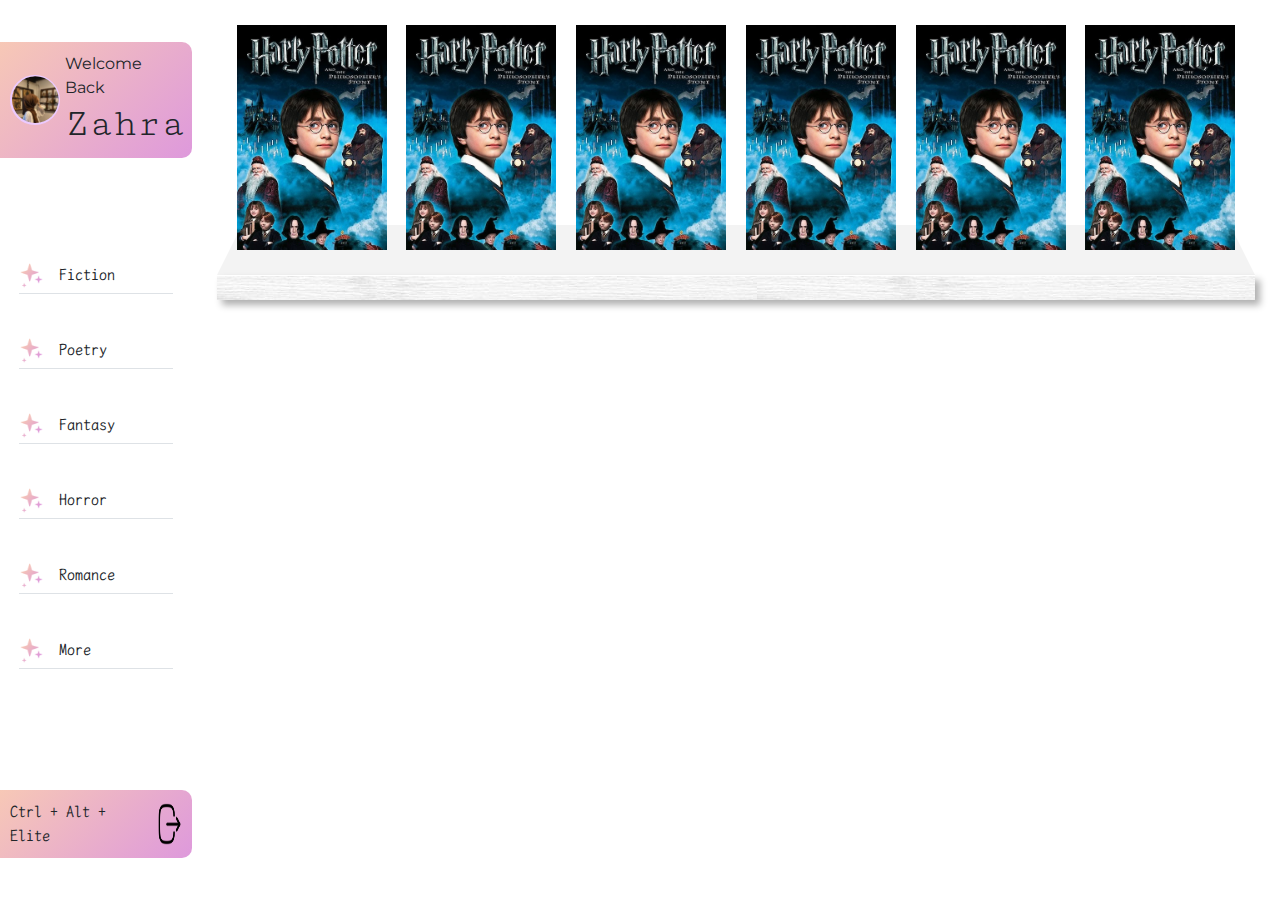
<file: html/index.html>
<!DOCTYPE html>
<html lang="en">
<head>
    <meta charset="UTF-8">
    <meta name="viewport" content="width=device-width, initial-scale=1.0">
    <link rel="stylesheet" href="../css/style.css">
      <!-- Bootstrap -->
      <link href="https://cdn.jsdelivr.net/npm/bootstrap@5.3.3/dist/css/bootstrap.min.css" rel="stylesheet"
      integrity="sha384-QWTKZyjpPEjISv5WaRU9OFeRpok6YctnYmDr5pNlyT2bRjXh0JMhjY6hW+ALEwIH" crossorigin="anonymous">
  <!-- fontawesome -->
  <link rel="stylesheet" href="https://cdnjs.cloudflare.com/ajax/libs/font-awesome/6.5.2/css/all.min.css"
      integrity="sha512-SnH5WK+bZxgPHs44uWIX+LLJAJ9/2PkPKZ5QiAj6Ta86w+fsb2TkcmfRyVX3pBnMFcV7oQPJkl9QevSCWr3W6A=="
      crossorigin="anonymous" referrerpolicy="no-referrer" />
    <title>Document</title>
</head>
<body>
    <div class="container-fluid p-0">
        <div class="side-nav">
            <div class="profile">
                <img src="../images/profile.svg" alt="" class="pf">
                <div class="">
                    <p>Welcome Back</p>
                    <h1>Zahra</h1>
                </div>
            </div>
            <ul>
                <li class="border-bottom border-1">
                    <img src="../images/stars.png" alt="">
                    <span>Fiction</span>
                </li>
                <li class="border-bottom border-1">
                    <img src="../images/stars.png" alt="">
                    <span>Poetry</span>
                </li>
                <li class="border-bottom border-1">
                    <img src="../images/stars.png" alt="">
                    <span>Fantasy</span>
                </li>
                <li class="border-bottom border-1">
                    <img src="../images/stars.png" alt="">
                    <span>Horror</span>
                </li>
                <li class="border-bottom border-1">
                    <img src="../images/stars.png" alt="">
                    <span>Romance</span>
                </li>
                <li class="border-bottom border-1">
                    <img src="../images/stars.png" alt="">
                    <span>More</span>
                </li>
            </ul>
            <div class="infos">
                <span>Ctrl + Alt + Elite </span>
                <img src="../images/logout.png" alt="" class="logout">
            </div>
        </div>

<div class="book-shelf">
<div class="books">
    <img src="../images/bookDetails.jpg" alt="" class="book1">
    <img src="../images/bookDetails.jpg" alt="" class="book1">
    <img src="../images/bookDetails.jpg" alt="" class="book1">
    <img src="../images/bookDetails.jpg" alt="" class="book1">
    <img src="../images/bookDetails.jpg" alt="" class="book1">
    <img src="../images/bookDetails.jpg" alt="" class="book1">
</div>
    <div class="shelves">
        <div class="shelf-0"></div>
        <div class="shelf-1"></div>
    </div>
</div>

    </div>
</body>
</html>
</file>
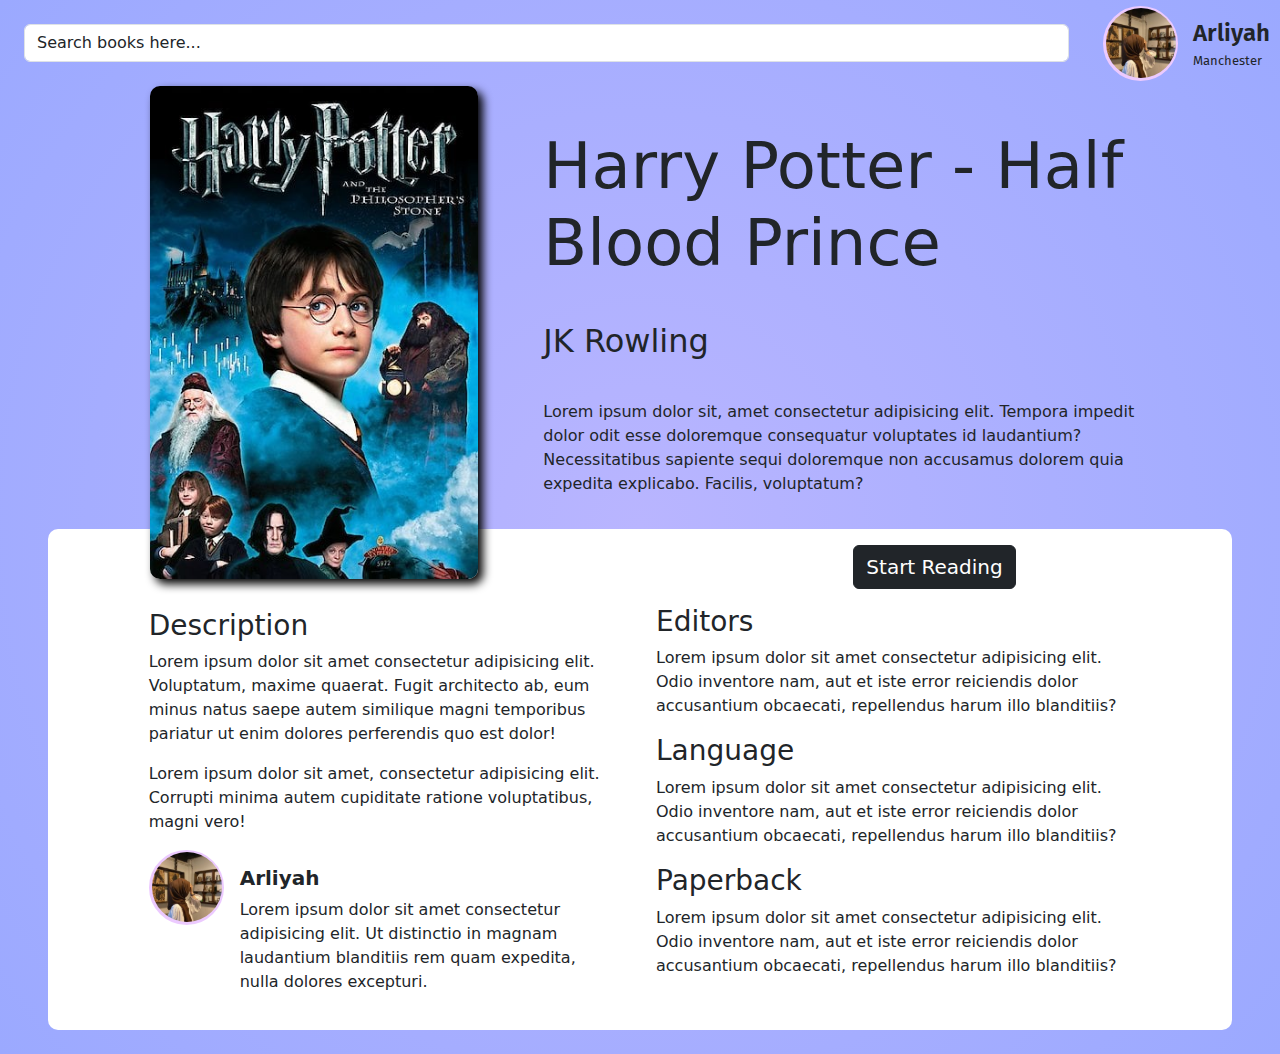
<file: html/detail.html>
<!DOCTYPE html>
<html lang="en">
<head>
    <meta charset="UTF-8">
    <meta name="viewport" content="width=device-width, initial-scale=1.0">
    <title>Library Details</title>
    <!-- Css -->
    <link rel="stylesheet" href="../css/details.css">
    <!-- Bootstrap -->
        <link href="https://cdn.jsdelivr.net/npm/bootstrap@5.3.3/dist/css/bootstrap.min.css" rel="stylesheet"
            integrity="sha384-QWTKZyjpPEjISv5WaRU9OFeRpok6YctnYmDr5pNlyT2bRjXh0JMhjY6hW+ALEwIH" crossorigin="anonymous">
    <!-- Fontawesome -->
    <link rel="stylesheet" href="https://cdnjs.cloudflare.com/ajax/libs/font-awesome/6.5.2/css/all.min.css"
        integrity="sha512-SnH5WK+bZxgPHs44uWIX+LLJAJ9/2PkPKZ5QiAj6Ta86w+fsb2TkcmfRyVX3pBnMFcV7oQPJkl9QevSCWr3W6A=="
        crossorigin="anonymous" referrerpolicy="no-referrer" />
</head>
<body>
    <!-- Details Page -->
    <div class="details">
        <div class="header d-flex">       
            <input type="search" class="form form-control m-4" id="" value="Search books here...">
            <div class="profileContainer">
                <div class="profileImage">
                    <img src="../images/profile.svg" alt="Profile Images">
                </div>
                <div class="nameCity">
                    <p class="name">Arliyah</p>
                    <p class="town">Manchester</p>
                </div>
            </div>
        </div>

        <!-- Books -->
        <div class="books d-flex justify-content-center">
            <div class="row">
                <div class="col-4 offset-1 d-flex justify-content-center">
                    <img src="../images/bookDetails.jpg" alt="" class="">
                </div>
                <div class="col-6 d-flex flex-column justify-content-center">
                    <h1>Harry Potter - Half Blood Prince</h1>
                    <h6>JK Rowling</h6>
                    <p>Lorem ipsum dolor sit, amet consectetur adipisicing elit. Tempora impedit dolor odit esse doloremque consequatur voluptates id laudantium? Necessitatibus sapiente sequi doloremque non accusamus dolorem quia expedita explicabo. Facilis, voluptatum?</p>
                </div>
            </div>
        </div>

        <!-- Details -->
        <div class="bookDetails mx-5 mb-4">
            <div class="row d-flex justify-content-end">
                <div class="col-4">
                    
                </div>
                <div class="col-4">
                    <button type="button" class="btn btn-dark my-3">Start Reading</button>
                    <i class="fa-regular fa-bookmark"></i>
                    <i class="fa-solid fa-share-nodes fa-fw"></i>
                    <i class="fa-solid fa-download"></i>
                </div>
            </div>
            <div class="row details-bottom d-flex justify-content-center">
                <div class="col-5 left-details m-1">
                    <h3>Description</h3>
                    <p>Lorem ipsum dolor sit amet consectetur adipisicing elit. Voluptatum, maxime quaerat. Fugit architecto ab, eum minus natus saepe autem similique magni temporibus pariatur ut enim dolores perferendis quo est dolor!</p>
                    <p>Lorem ipsum dolor sit amet, consectetur adipisicing elit. Corrupti minima autem cupiditate ratione voluptatibus, magni vero!</p>
                    <div class="d-flex user-feedback">
                        <div class="">
                            <img src="../images/profile.svg" alt="" class="">
                        </div>
                        <div class="m-3 feedback">
                            <h5 class="fw-bold">Arliyah</h5>
                            <p>Lorem ipsum dolor sit amet consectetur adipisicing elit. Ut distinctio in magnam laudantium blanditiis rem quam
                                expedita, nulla dolores excepturi.</p>
                        </div>
                    </div>
                </div>
                <div class="col-5">
                    <h3>Editors</h3>
                    <p>Lorem ipsum dolor sit amet consectetur adipisicing elit. Odio inventore nam, aut et iste error reiciendis dolor accusantium obcaecati, repellendus harum illo blanditiis?</p>
                    <h3>Language</h3>
                    <p>Lorem ipsum dolor sit amet consectetur adipisicing elit. Odio inventore nam, aut et iste error reiciendis dolor
                        accusantium obcaecati, repellendus harum illo blanditiis?</p>
                    <h3>Paperback</h3>
                    <p>Lorem ipsum dolor sit amet consectetur adipisicing elit. Odio inventore nam, aut et iste error reiciendis dolor
                            accusantium obcaecati, repellendus harum illo blanditiis?</p>
                </div>
            </div>
        </div>

    </div>
</body>
</html>
</file>
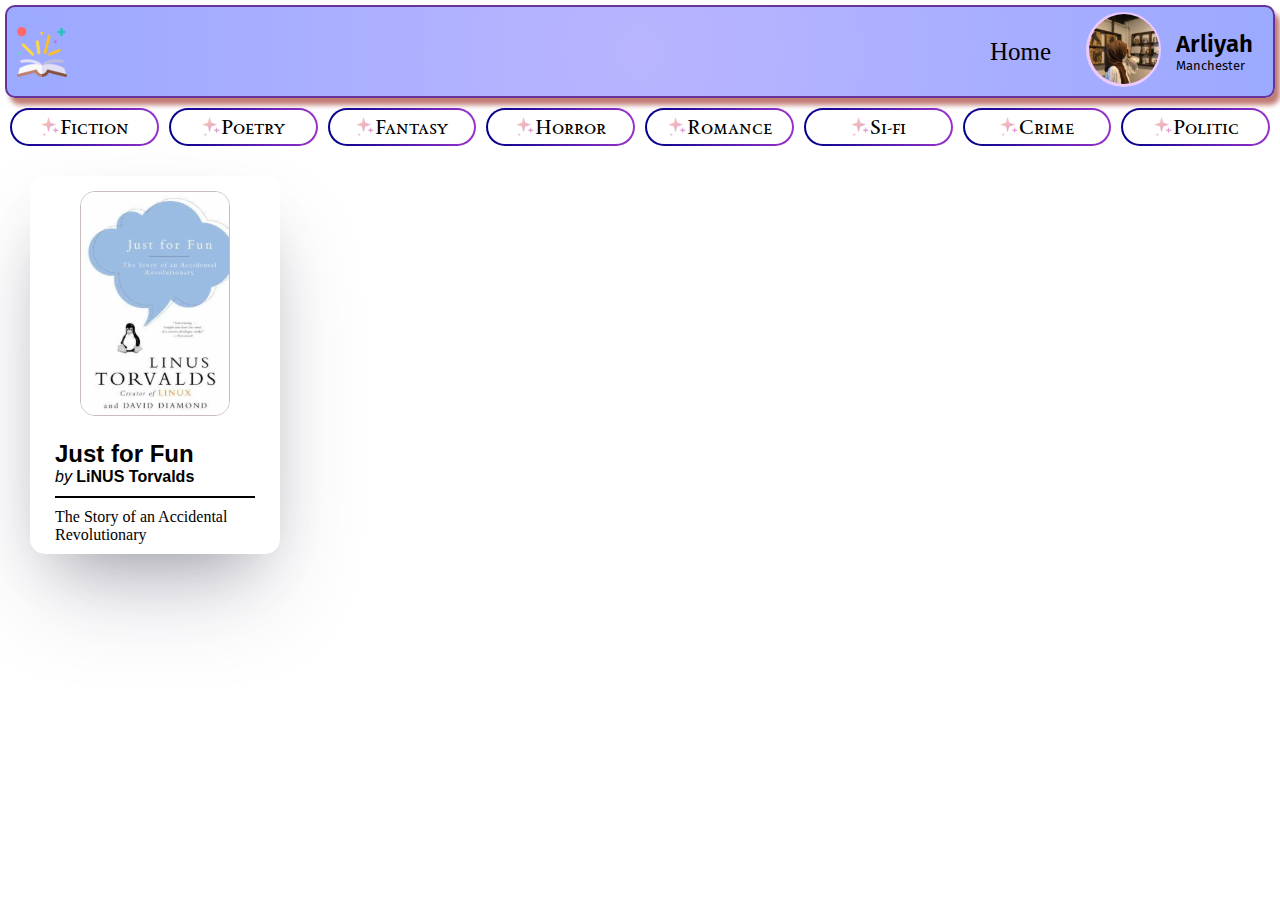
<file: html/favPage.html>
<!DOCTYPE html>
<html lang="en">
<head>
    <meta charset="UTF-8">
    <meta name="viewport" content="width=device-width, initial-scale=1.0">
    <link rel="stylesheet" href="../css/favPage.css">
    <title>Favorite Page</title>
</head>
<body>
    <!-- Navigation Bar -->
    <div class="navigationBar">
        <div class="rightContainer">
            <!-- Logo -->
            <img src="../images/logo.svg" alt="creative logo images">
        </div>
        <div class="leftContainer">
            <ul>
                <li class="home">Home</li>
            </ul>
            <div class="profileContainer">
                <div class="profileImage">
                     <img src="../images/profile.svg" alt="Profile Images">
                </div>
                <div class="nameCity">
                    <p class="name">Arliyah</p>
                    
                 <p class="town">Manchester</p>
                </div>
                 
            </div>
           

        </div>
    </div>
    
    <!-- Main section -->
     <div class="main_section">
        <!-- Book type -->
         <div class="book_type">
                <ul>
                <li>
                    <img src="../images/stars.png" alt="">
                    <span>Fiction</span>
                </li>
                <li>
                    <img src="../images/stars.png" alt="">
                    <span>Poetry</span>
                </li>
                <li>
                    <img src="../images/stars.png" alt="">
                    <span>Fantasy</span>
                </li>
                <li>
                    <img src="../images/stars.png" alt="">
                    <span>Horror</span>
                </li>
                <li>
                    <img src="../images/stars.png" alt="">
                    <span>Romance</span>
                </li>
                <li>
                    <img src="../images/stars.png" alt="">
                    <span>Si-fi</span>
                </li>
                <li>
                    <img src="../images/stars.png" alt="">
                    <span>Crime</span>
                </li>
                <li>
                    <img src="../images/stars.png" alt="">
                    <span>Politic</span>
                </li>
            </ul>

            </div>
            
         
         <!-- Book List -->
          <div class="book_list">
            <div class="book_container">
                <div class="book_picture">
                     <img src="../images/justForFun.svg" alt="Just For Fun">
                </div>
                <div class="book_info">
                    <h2 class="bookName">Just for Fun</h2>
                    <p class="aurthor">by  <span>LiNUS Torvalds</span></p>
                    <hr>
                    <p>The Story of an Accidental Revolutionary</p>

                </div>
               

            </div>
          </div>
     </div>
    
</body>
</html>
</file>
<file: css/style.css>
@import url('https://fonts.googleapis.com/css2?family=Cutive+Mono&family=LXGW+WenKai+Mono+TC&family=Montserrat:ital,wght@0,100..900;1,100..900&display=swap');

:root {
  --title-font: "Cutive Mono", monospace;
  --description-font: "Montserrat", sans-serif;
  --paragraph-font: "LXGW WenKai Mono TC", monospace;
}

* {
  font-family: var(--paragraph-font);
  margin: 0;
  padding: 0;
}

h1,
h2,
h3,
h4,
h5,
h6 {
  font-family: var(--title-font);
  margin: 0 !important;
  padding: 0 !important;
}

p {
  font-family: var(--description-font);
  margin: 0 !important;
  padding: 0 !important;
}

.container-fluid{
  display: flex;
}

.side-nav .profile,
.side-nav .infos {
  padding: 10px;
  border-radius: 0px 10px 10px 0px;
  background: rgb(247, 200, 182);
  background: linear-gradient(315deg,
      rgba(222, 153, 220, 1) 0%,
      rgba(247, 200, 182, 1) 100%);
}

.side-nav {
  display: flex;
  width: 15vw;
  height: 100vh;
  flex-direction: column;
  justify-content: space-around;
}

.side-nav .profile {
  display: flex;
  align-items: center;
}

.pf {
  width: 50px;
  margin-right: 5px;
}

.side-nav ul {
  height: 50vh;
  display: flex;
  flex-direction: column;
  padding-left: 0;
  align-items: center;
  justify-content: space-around;
}

.side-nav li {
  width: 80%;
  display: flex;
  align-items: center;
  padding-bottom: 5px;
}

.side-nav ul li img {
  width: 25px;
  margin-right: 15px;
}

.infos {
  display: flex;
}

.infos img {
  width: 25px;
  margin-left: 5px;
}


@media (max-width:1024px) {

  .side-nav .profile,
  .side-nav .infos{
    border-radius: 0px 0px 15px 15px;
  }
  .side-nav .profile{
    margin-left: 25px;
  }

  .side-nav .infos{
    margin-right: 25px;
  }

  .side-nav {
    width: 100vw;
    height: 3vh;
    flex-direction: row;
    justify-content: space-between;
  }

  .side-nav .profile{
    height: 5vh;
  }
  
  .side-nav .profile h1{
    font-size: 24px;
  }

  .side-nav .profile .pf {
    width: 45px;
  }

  .side-nav .profile p {
    font-size: 12px;
  }

  .side-nav ul {
    height: 3.5vh;
    flex-direction: row;
    align-items: center;
    margin: 0;
    padding: 0px 15px;
  }

  .side-nav ul li{
    padding: 5px 10px;
    border: 0px!important;
    font-size: 14px;
    margin: 0px 10px!important;
    border-radius: 15px;
    box-shadow: inset 5px 7px 10px rgba(247, 201, 182, 0.25), 
    inset -5px -7px 10px rgba(222, 153, 220,0.25); 
  }

  .side-nav ul li img{
    margin: 0px 5px;
  }

  .infos{
    align-items: center;
  }

  .infos span{
    display: none;
  }
}

@media (max-width:1024px) {
  .side-nav .profile p{
    display: none;
  }
}

.book-shelf{
  margin: 25px 25px;
  width: 100%;
}

.books{
  width: 100%;
  display: flex;
  z-index: -1;
  justify-content: space-evenly;
}

.book1{
  width: 150px;
  margin-bottom: -25px;
}

.book1::after{
  content: "";
}

.shelf-0{
	border-bottom: 50px solid #F3F3F3;
	border-right: 25px solid transparent;
  border-left: 25px solid transparent;
	height: 0;
	width: 100%;
}


.shelf-1{
  width: 100%;
  height: 25px;
  background-image: url('../images/wood.jpg');
  box-shadow: 5px 5px 7px #00000050;
  border-top: 1px solid white;
}
</file>
<file: css/details.css>
@import url('https://fonts.googleapis.com/css2?family=Fira+Sans:ital,wght@0,100;0,200;0,300;0,400;0,500;0,600;0,700;0,800;0,900;1,100;1,200;1,300;1,400;1,500;1,600;1,700;1,800;1,900&family=Montserrat:ital,wght@0,100..900;1,100..900&family=Sedan+SC&display=swap');

:root {
    --title-font: "Fira Sans", sans-serif;
    --description-font: "Montserrat", sans-serif;
    --paragraph-font: "Sedan SC", serif;
    --bg-color: background: rgb(231, 111, 81);
}

* {
    box-sizing: border-box;
    margin: 0;
    padding: 0;
}

body{
    background: radial-gradient(circle, #B9B5FF 0%, #9BA9FF 100%);
}

.profileContainer {
    display: flex;
    align-items: center;
    gap: 15px;
    margin: 0 10px;
}

.nameCity {
    display: flex;
    flex-direction: column;
    align-items: center;
    justify-content: center;
    height: 50px;
}

.nameCity .name,
.nameCity .town {
    font-family: var(--title-font);
    margin: 0;
}

.nameCity .name {
    font-size: 1.5em;
    font-weight: 600;
}

.nameCity .town {
    font-size: small;
    align-self: start;
}

.books img{
    width: 80%;
    border-radius: 10px;
    box-shadow: 5px 5px 10px #000000;
}

.books h1{
    font-size: 4rem;
}

.books h6{
    font-size: 2rem;
}

.books p{
    font-size: 1rem;
}

.books h1,
.books h6,
.books p{
    margin-bottom: 40px;
}

.bookDetails{
    background-color: white;
    margin-top: -50px;
    border-radius: 10px;
}

.bookDetails i,
.bookDetails button{
    font-size: 20px;
    margin-right: 15px;
}

@media (max-width:900px) {
    .nameCity .name{
        font-size: 1.2rem;
    }

    .books img{
        width: 90%;
    }

    .books h1{
        font-size: 2.5rem;
    }

    .books h6{
        font-size: 1.5rem;
    }

    .books p {
        font-size: 0.7rem;
    }

    .books h1,
    .books h6,
    .books p{
        margin-bottom: 20px;
    }

    .bookDetails i,
    .bookDetails button{
        font-size: 18px;
        margin-right: 10px;
    }
}

@media (max-width:786px){
    .bookDetails i,
    .bookDetails button {
        font-size: 12px;
        margin-right: 5px;
    }

    .details-bottom  h3{
        font-weight: bold;
    }

    .details-bottom h3,
    .details-bottom p {
        font-size: smaller;
    }

    .details-bottom .feedback p{
        font-size: 12px;
    }
}

@media (max-width:700px){
    .nameCity .name{
        font-size: 1rem;
    }

    .books img{
        width: 80%;
    }

    .books h1{
        font-size: 1.8rem;
    }

    .books h6{
        font-size: 1.2rem;
    }

    .books p{
        font-size: 0.5rem;
    }

    .details-bottom .row{
        justify-content: center;
        align-items: center;
        display: flex;
        flex-direction: column;
    }

    .details-bottom .user-feedback{
        display: none !important;
        
    }
}
</file>
<file: css/favPage.css>
@import url('https://fonts.googleapis.com/css2?family=Fira+Sans:ital,wght@0,100;0,200;0,300;0,400;0,500;0,600;0,700;0,800;0,900;1,100;1,200;1,300;1,400;1,500;1,600;1,700;1,800;1,900&family=Montserrat:ital,wght@0,100..900;1,100..900&family=Sedan+SC&display=swap');

:root{
    --title-font: "Fira Sans", sans-serif;
    --description-font: "Montserrat", sans-serif;
    --paragraph-font: "Sedan SC", serif;
    --bg-color: background: rgb(231,111,81);
    background-color: white;
}

*{
    box-sizing: border-box;
    margin: 0;
    padding: 0;

}

.navigationBar{
    height: auto;
    width: 100%vw;
    display: flex;
    justify-content: space-between;
    padding: 5px 10px;
    margin: 5px;
    border-radius: 10px;
    background: radial-gradient(circle, #B9B5FF 0%, #9BA9FF 100%);
    border: 2px solid rebeccapurple;
    box-shadow: 5px 7px 5px #c17c74;
}

.navigationBar ul li{
    list-style: none;
}

.navigationBar .rightContainer{
    display: flex;
    justify-content: center;
    align-items: center;
}

.navigationBar .rightContainer img{
    width: 50px;
    height: 50px;
}

.navigationBar .leftContainer{
    display: flex;
    align-items: center;
    gap: 10px;
    
}

.leftContainer ul li{
    height: 100%;
    font-size: 25px;
}

.leftContainer .profileContainer{
    display: flex;
    align-items: center;
    gap: 15px;
    margin: 0 10px;

}

.leftContainer .home{
    margin-right: 15px;
}


.leftContainer .nameCity{
    display: flex;
    flex-direction: column;
    align-items: center;
    justify-content: center;
    height: 50px;
   
}

.nameCity .name,
.nameCity .town{
    font-family: var(--title-font);
}

.nameCity .name{
    font-size: 1.5em;
    font-weight: 600;
}

.nameCity .town{
    font-size: small;
    align-self: start;
}

.book_type img{
    width: 20px;
    height: auto;
   
}

.book_type ul{
    display: flex;
    justify-content: space-evenly;
    list-style: none;

}

.book_type ul li{
    display: flex;
    align-items: center;
    justify-content: center;
    margin: 5px;
    padding: 5px;
    width: 150px;
    height: auto;
    font-size: 20px;
    font-family: var(--paragraph-font);
    background: linear-gradient(white, white) padding-box,
              linear-gradient(to right, darkblue, darkorchid) border-box;
    border-radius: 50em;
    border: 2px solid transparent;
    
}

.main_section{
    display: flex;
    flex-direction: column;
    margin: 5px;
    
}


.main_section .book_type{
    width: 100%vw;
    
}

.book_list{
    margin: 25px 25px;

}

.book_list .book_container{
    width: 250px;
    height: auto;
    padding: 5px;
    background-color:#FFF;
    display: flex;
    flex-direction: column;
    gap: 5px;
    align-items: center;
    border-radius: 15px;
    box-shadow: rgba(50, 50, 93, 0.25) 0px 50px 100px -20px, rgba(0, 0, 0, 0.3) 0px 30px 60px -30px;
    
}

.book_picture img{
    margin: 10px;
    width: 150px;
    height: auto;
    border-radius: 15px;
    border: 1px solid rgba(173, 155, 155, 0.673);
}

.book_list .book_info{
    width: 100%;
  display: flex;
  flex-direction: column;
  align-content: flex-start;
  padding: 5px 20px;
}

.book_info hr{
    margin:  10px 0;
    border: 1px solid black;
}

.bookName,
.aurthor{
    font-family: sans-serif;
}

.aurthor{
    font-weight: 400;
    font-style: italic;
}

.aurthor span{
    font-style: normal;
    font-weight: bold;
    font-family: 'Gill Sans', 'Gill Sans MT', Calibri, 'Trebuchet MS', sans-serif;
}
</file>
